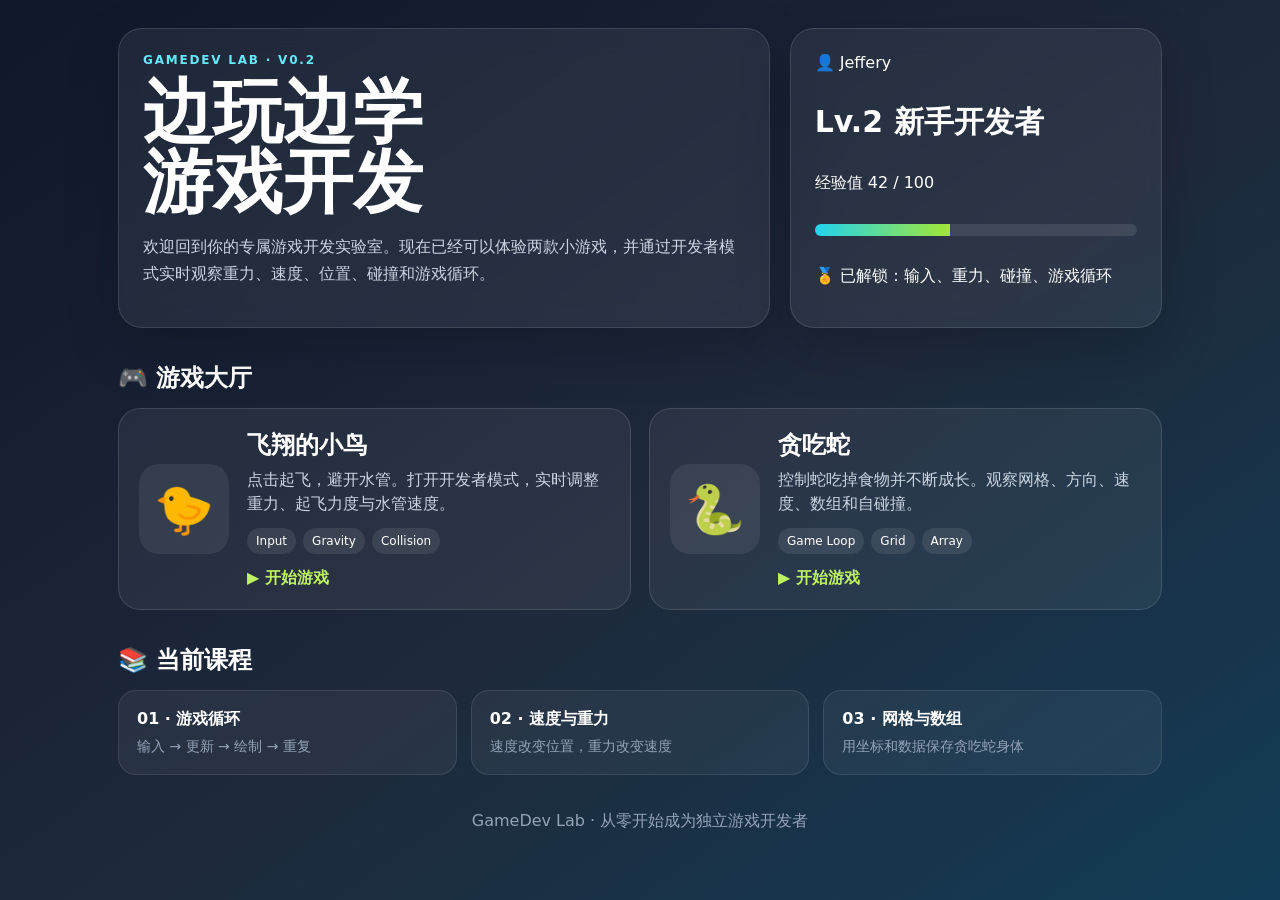
<file: index.html>
<!doctype html><html lang="zh-CN"><head><meta charset="utf-8"><meta name="viewport" content="width=device-width,initial-scale=1"><meta name="theme-color" content="#0f172a"><title>GameDev Lab 游戏开发实验室</title><style>*{box-sizing:border-box}body{margin:0;font-family:system-ui,"PingFang SC","Microsoft YaHei";background:linear-gradient(145deg,#0f172a,#1e293b 55%,#123c56);color:#fff;min-height:100vh}.shell{max-width:1080px;margin:auto;padding:28px 18px 60px}.hero{display:grid;grid-template-columns:1.4fr .8fr;gap:20px;align-items:stretch}.card{background:#ffffff10;border:1px solid #ffffff1f;backdrop-filter:blur(12px);border-radius:24px;padding:24px;box-shadow:0 20px 55px #0003}.eyebrow{color:#67e8f9;font-weight:800;letter-spacing:.15em;font-size:12px}h1{font-size:clamp(38px,7vw,70px);line-height:1;margin:10px 0 16px}.lead{color:#cbd5e1;line-height:1.7;max-width:650px}.profile{display:grid;gap:14px}.level{font-size:30px;font-weight:900}.bar{height:12px;background:#ffffff18;border-radius:99px;overflow:hidden}.bar span{display:block;width:42%;height:100%;background:linear-gradient(90deg,#22d3ee,#a3e635)}h2{margin:34px 0 14px}.games{display:grid;grid-template-columns:repeat(2,minmax(0,1fr));gap:18px}.game{display:grid;grid-template-columns:90px 1fr;gap:18px;align-items:center;text-decoration:none;color:inherit;background:#ffffff0f;border:1px solid #ffffff20;border-radius:22px;padding:20px;transition:.2s}.game:hover{transform:translateY(-4px);background:#ffffff18}.icon{display:grid;place-items:center;aspect-ratio:1;border-radius:20px;font-size:48px;background:#ffffff12}.game h3{margin:0 0 7px;font-size:24px}.game p{margin:0;color:#cbd5e1;line-height:1.5}.tags{display:flex;flex-wrap:wrap;gap:7px;margin-top:12px}.tag{font-size:12px;background:#ffffff16;border-radius:99px;padding:6px 9px}.play{display:inline-block;margin-top:14px;color:#bef264;font-weight:900}.learn{display:grid;grid-template-columns:repeat(3,1fr);gap:14px}.lesson{padding:18px;border-radius:18px;background:#ffffff0d;border:1px solid #ffffff18}.lesson b{display:block;margin-bottom:6px}.lesson span{color:#94a3b8;font-size:14px}footer{margin-top:36px;color:#94a3b8;text-align:center}@media(max-width:760px){.hero,.games,.learn{grid-template-columns:1fr}.profile{order:-1}.game{grid-template-columns:72px 1fr}.icon{font-size:38px}}</style></head><body><main class="shell"><section class="hero"><div class="card"><div class="eyebrow">GAMEDEV LAB · V0.2</div><h1>边玩边学<br>游戏开发</h1><p class="lead">欢迎回到你的专属游戏开发实验室。现在已经可以体验两款小游戏，并通过开发者模式实时观察重力、速度、位置、碰撞和游戏循环。</p></div><aside class="card profile"><div>👤 Jeffery</div><div class="level">Lv.2 新手开发者</div><div>经验值 42 / 100</div><div class="bar"><span></span></div><div>🏅 已解锁：输入、重力、碰撞、游戏循环</div></aside></section><h2>🎮 游戏大厅</h2><section class="games"><a class="game" href="games/flappy/index.html"><div class="icon">🐤</div><div><h3>飞翔的小鸟</h3><p>点击起飞，避开水管。打开开发者模式，实时调整重力、起飞力度与水管速度。</p><div class="tags"><span class="tag">Input</span><span class="tag">Gravity</span><span class="tag">Collision</span></div><span class="play">▶ 开始游戏</span></div></a><a class="game" href="games/snake/index.html"><div class="icon">🐍</div><div><h3>贪吃蛇</h3><p>控制蛇吃掉食物并不断成长。观察网格、方向、速度、数组和自碰撞。</p><div class="tags"><span class="tag">Game Loop</span><span class="tag">Grid</span><span class="tag">Array</span></div><span class="play">▶ 开始游戏</span></div></a></section><h2>📚 当前课程</h2><section class="learn"><div class="lesson"><b>01 · 游戏循环</b><span>输入 → 更新 → 绘制 → 重复</span></div><div class="lesson"><b>02 · 速度与重力</b><span>速度改变位置，重力改变速度</span></div><div class="lesson"><b>03 · 网格与数组</b><span>用坐标和数据保存贪吃蛇身体</span></div></section><footer>GameDev Lab · 从零开始成为独立游戏开发者</footer></main></body></html>
</file>
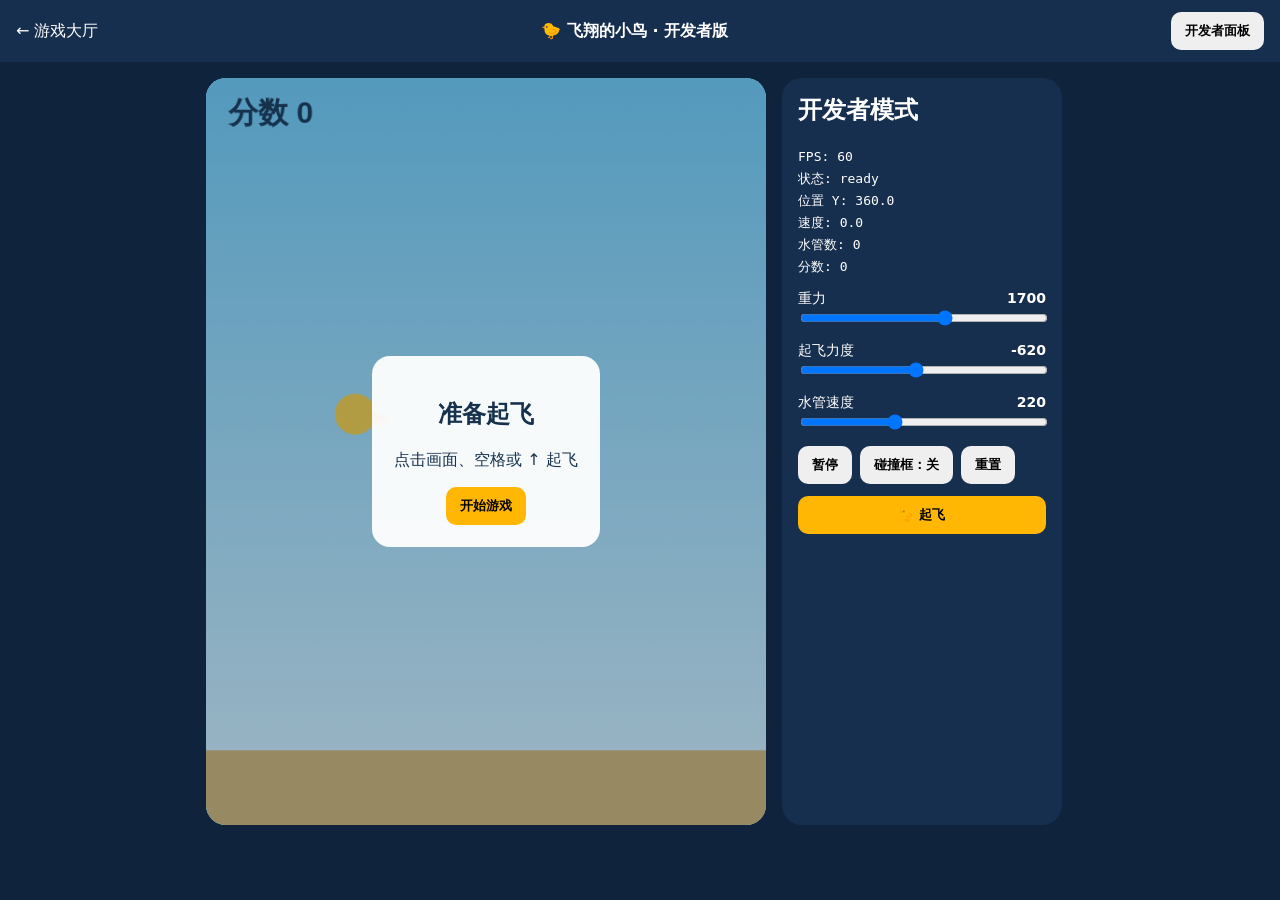
<file: games/flappy/index.html>
<!doctype html><html lang="zh-CN"><head><meta charset="utf-8"><meta name="viewport" content="width=device-width,initial-scale=1,user-scalable=no"><title>飞翔的小鸟·开发者版</title><style>*{box-sizing:border-box}body{margin:0;font-family:system-ui,"PingFang SC";background:#10233c;color:#fff;min-height:100vh}.top{display:flex;justify-content:space-between;align-items:center;padding:12px 16px;background:#172f4f}.top a{color:#fff;text-decoration:none}.layout{display:grid;grid-template-columns:minmax(0,560px) 280px;gap:16px;max-width:900px;margin:auto;padding:16px}.game{position:relative;background:#79d2f6;border-radius:20px;overflow:hidden;aspect-ratio:3/4}canvas{width:100%;height:100%;display:block}.panel{background:#172f4f;padding:16px;border-radius:20px}.panel h2{margin-top:0}.row{margin:12px 0}.row label{display:flex;justify-content:space-between;font-size:14px}.row input{width:100%}.buttons{display:flex;gap:8px;flex-wrap:wrap}button{border:0;border-radius:10px;padding:10px 14px;font-weight:700}.primary{background:#ffb703}.overlay{position:absolute;inset:0;display:grid;place-items:center;background:#17324d55}.card{background:#fffffff0;color:#17324d;text-align:center;padding:22px;border-radius:18px}.hidden{display:none}.stats{font:13px ui-monospace,monospace;line-height:1.7}.touch{display:flex;gap:10px;margin-top:12px}.touch button{flex:1}@media(max-width:760px){.layout{grid-template-columns:1fr}.panel{order:-1}.game{max-height:68vh;margin:auto}.panel .row{display:none}.panel.open .row{display:block}}</style></head><body><header class="top"><a href="../../index.html">← 游戏大厅</a><strong>🐤 飞翔的小鸟 · 开发者版</strong><button id="devToggle">开发者面板</button></header><main class="layout"><section class="game" id="game"><canvas id="c" width="600" height="800"></canvas><div class="overlay" id="overlay"><div class="card"><h2 id="title">准备起飞</h2><p id="msg">点击画面、空格或 ↑ 起飞</p><button class="primary" id="start">开始游戏</button></div></div></section><aside class="panel" id="panel"><h2>开发者模式</h2><div class="stats" id="stats"></div><div class="row"><label>重力 <b id="gravityOut">1700</b></label><input id="gravity" type="range" min="400" max="2600" value="1700"></div><div class="row"><label>起飞力度 <b id="flapOut">-620</b></label><input id="flap" type="range" min="-900" max="-300" value="-620"></div><div class="row"><label>水管速度 <b id="speedOut">220</b></label><input id="speed" type="range" min="100" max="420" value="220"></div><div class="buttons"><button id="pause">暂停</button><button id="hitbox">碰撞框：关</button><button id="reset">重置</button></div><div class="touch"><button id="fly" class="primary">🐤 起飞</button></div></aside></main><script>(()=>{const c=document.querySelector('#c'),x=c.getContext('2d'),overlay=document.querySelector('#overlay'),title=document.querySelector('#title'),msg=document.querySelector('#msg'),stats=document.querySelector('#stats');const bird={x:160,y:360,r:22,v:0};let pipes=[],score=0,state='ready',last=performance.now(),spawn=0,showHit=false,fps=0,frames=0,fpsClock=0;const cfg={gravity:1700,flap:-620,speed:220,gap:210};function reset(){bird.y=360;bird.v=0;pipes=[];score=0;spawn=0}function start(){reset();state='play';overlay.classList.add('hidden');flap()}function flap(){if(state==='ready'||state==='over')return start();if(state==='play')bird.v=cfg.flap}function end(){state='over';title.textContent='游戏结束';msg.textContent=`得分 ${score}`;document.querySelector('#start').textContent='重新开始';overlay.classList.remove('hidden')}function addPipe(){const top=100+Math.random()*330;pipes.push({x:620,top,w:82,scored:false})}function collision(p){return bird.x+bird.r>p.x&&bird.x-bird.r<p.x+p.w&&(bird.y-bird.r<p.top||bird.y+bird.r>p.top+cfg.gap)}function update(dt){if(state!=='play')return;bird.v+=cfg.gravity*dt;bird.y+=bird.v*dt;spawn+=dt;if(spawn>1.5){spawn=0;addPipe()}for(const p of pipes){p.x-=cfg.speed*dt;if(!p.scored&&p.x+p.w<bird.x){p.scored=true;score++}if(collision(p))end()}pipes=pipes.filter(p=>p.x>-120);if(bird.y-bird.r<0||bird.y+bird.r>720)end()}function draw(){let g=x.createLinearGradient(0,0,0,800);g.addColorStop(0,'#73cef5');g.addColorStop(1,'#e2f8ff');x.fillStyle=g;x.fillRect(0,0,600,800);x.fillStyle='#55b84a';for(const p of pipes){x.fillRect(p.x,0,p.w,p.top);x.fillRect(p.x,p.top+cfg.gap,p.w,720-p.top-cfg.gap)}x.fillStyle='#d7b56d';x.fillRect(0,720,600,80);x.save();x.translate(bird.x,bird.y);x.fillStyle='#ffd23f';x.beginPath();x.arc(0,0,bird.r,0,Math.PI*2);x.fill();x.fillStyle='#ff7b00';x.beginPath();x.moveTo(18,-3);x.lineTo(38,5);x.lineTo(18,12);x.fill();x.restore();if(showHit){x.strokeStyle='red';x.lineWidth=3;x.strokeRect(bird.x-bird.r,bird.y-bird.r,bird.r*2,bird.r*2);for(const p of pipes){x.strokeRect(p.x,0,p.w,p.top);x.strokeRect(p.x,p.top+cfg.gap,p.w,720-p.top-cfg.gap)}}x.fillStyle='#17324d';x.font='bold 32px sans-serif';x.fillText(`分数 ${score}`,24,48)}function loop(t){const dt=Math.min((t-last)/1000,.033);last=t;frames++;fpsClock+=dt;if(fpsClock>=.5){fps=Math.round(frames/fpsClock);frames=0;fpsClock=0}update(dt);draw();stats.innerHTML=`FPS: ${fps}<br>状态: ${state}<br>位置 Y: ${bird.y.toFixed(1)}<br>速度: ${bird.v.toFixed(1)}<br>水管数: ${pipes.length}<br>分数: ${score}`;requestAnimationFrame(loop)}['gravity','flap','speed'].forEach(id=>{const el=document.querySelector('#'+id),out=document.querySelector('#'+id+'Out');el.oninput=()=>{cfg[id]=Number(el.value);out.textContent=el.value}});document.querySelector('#start').onclick=start;document.querySelector('#fly').onclick=flap;c.onpointerdown=flap;window.onkeydown=e=>{if(e.code==='Space'||e.code==='ArrowUp'){e.preventDefault();flap()}};document.querySelector('#pause').onclick=()=>{state=state==='play'?'pause':state==='pause'?'play':state};document.querySelector('#hitbox').onclick=e=>{showHit=!showHit;e.target.textContent='碰撞框：'+(showHit?'开':'关')};document.querySelector('#reset').onclick=()=>{state='ready';reset();overlay.classList.remove('hidden')};document.querySelector('#devToggle').onclick=()=>document.querySelector('#panel').classList.toggle('open');requestAnimationFrame(loop)})();</script></body></html>
</file>
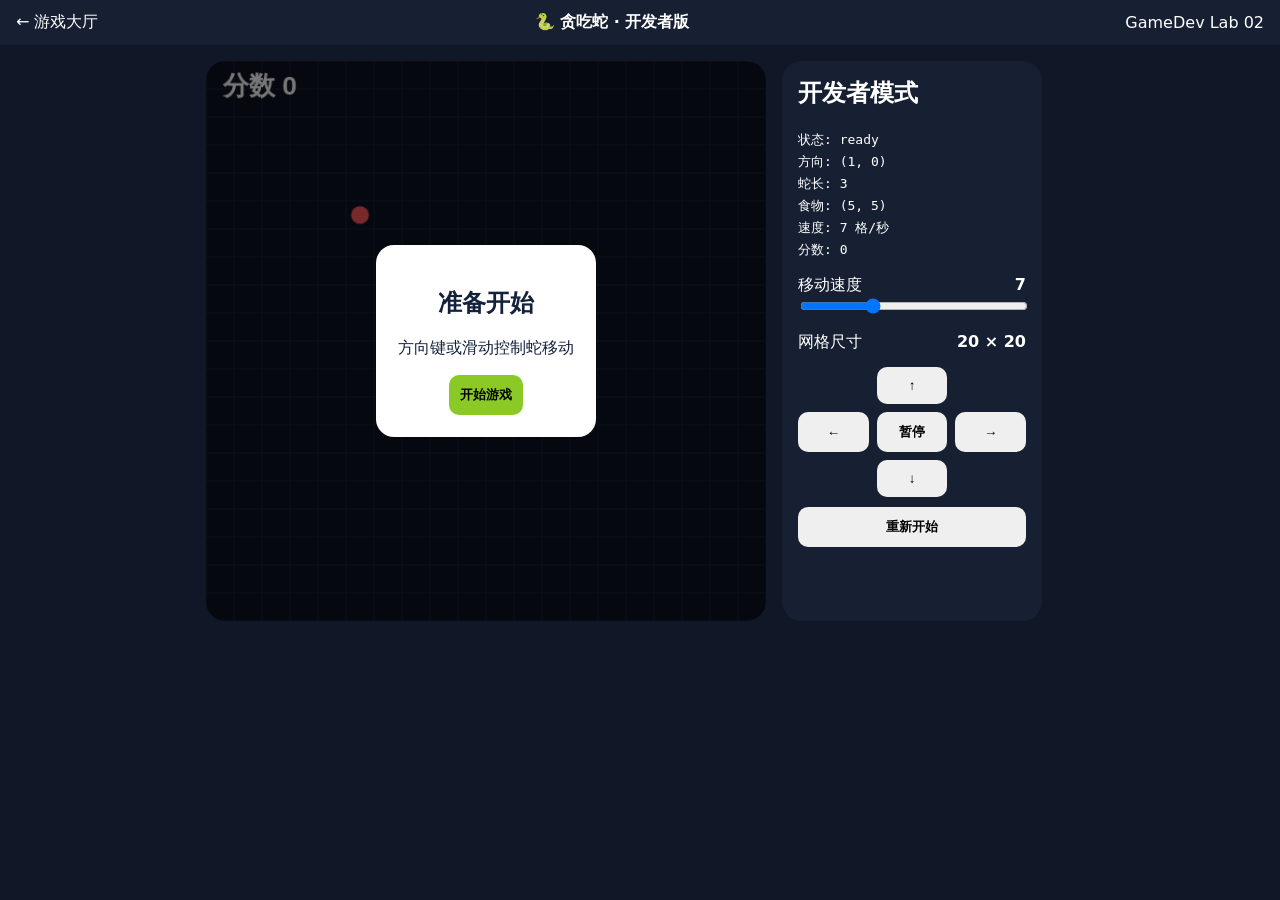
<file: games/snake/index.html>
<!doctype html><html lang="zh-CN"><head><meta charset="utf-8"><meta name="viewport" content="width=device-width,initial-scale=1,user-scalable=no"><title>贪吃蛇·开发者版</title><style>*{box-sizing:border-box}body{margin:0;font-family:system-ui,"PingFang SC";background:#101827;color:#fff;min-height:100vh}.top{display:flex;justify-content:space-between;align-items:center;padding:12px 16px;background:#172033}.top a{color:#fff;text-decoration:none}.wrap{display:grid;grid-template-columns:minmax(0,560px) 260px;gap:16px;max-width:900px;margin:auto;padding:16px}.board{position:relative;background:#0b1220;border-radius:20px;overflow:hidden;aspect-ratio:1}.board canvas{width:100%;height:100%;display:block}.panel{background:#172033;border-radius:20px;padding:16px}.panel h2{margin-top:0}.stats{font:13px ui-monospace,monospace;line-height:1.7}.row{margin:14px 0}.row label{display:flex;justify-content:space-between}.row input{width:100%}.buttons{display:grid;grid-template-columns:repeat(3,1fr);gap:8px;margin-top:12px}button{border:0;border-radius:10px;padding:11px;font-weight:800}.primary{background:#8ac926}.overlay{position:absolute;inset:0;display:grid;place-items:center;background:#0008}.card{background:#fff;color:#14213d;padding:22px;border-radius:18px;text-align:center}.hidden{display:none}@media(max-width:760px){.wrap{grid-template-columns:1fr}.panel{order:-1}.row{display:none}}</style></head><body><header class="top"><a href="../../index.html">← 游戏大厅</a><strong>🐍 贪吃蛇 · 开发者版</strong><span>GameDev Lab 02</span></header><main class="wrap"><section class="board"><canvas id="c" width="600" height="600"></canvas><div class="overlay" id="overlay"><div class="card"><h2 id="title">准备开始</h2><p id="msg">方向键或滑动控制蛇移动</p><button class="primary" id="start">开始游戏</button></div></div></section><aside class="panel"><h2>开发者模式</h2><div class="stats" id="stats"></div><div class="row"><label>移动速度 <b id="speedOut">7</b></label><input id="speed" type="range" min="3" max="16" value="7"></div><div class="row"><label>网格尺寸 <b>20 × 20</b></label></div><div class="buttons"><span></span><button data-dir="up">↑</button><span></span><button data-dir="left">←</button><button id="pause">暂停</button><button data-dir="right">→</button><span></span><button data-dir="down">↓</button><span></span></div><button id="reset" style="width:100%;margin-top:10px">重新开始</button></aside></main><script>(()=>{const c=document.querySelector('#c'),x=c.getContext('2d'),overlay=document.querySelector('#overlay'),stats=document.querySelector('#stats');const n=20,size=c.width/n;let snake,food,dir,nextDir,state='ready',score=0,last=0,acc=0,speed=7;function randomFood(){do{food={x:Math.floor(Math.random()*n),y:Math.floor(Math.random()*n)}}while(snake.some(s=>s.x===food.x&&s.y===food.y))}function reset(){snake=[{x:10,y:10},{x:9,y:10},{x:8,y:10}];dir={x:1,y:0};nextDir=dir;score=0;randomFood()}function start(){reset();state='play';overlay.classList.add('hidden')}function end(){state='over';document.querySelector('#title').textContent='游戏结束';document.querySelector('#msg').textContent=`得分 ${score} · 长度 ${snake.length}`;document.querySelector('#start').textContent='重新开始';overlay.classList.remove('hidden')}function setDir(name){const map={up:{x:0,y:-1},down:{x:0,y:1},left:{x:-1,y:0},right:{x:1,y:0}},d=map[name];if(d.x+dir.x!==0||d.y+dir.y!==0)nextDir=d}function step(){dir=nextDir;const h={x:snake[0].x+dir.x,y:snake[0].y+dir.y};if(h.x<0||h.y<0||h.x>=n||h.y>=n||snake.some(s=>s.x===h.x&&s.y===h.y))return end();snake.unshift(h);if(h.x===food.x&&h.y===food.y){score++;randomFood()}else snake.pop()}function update(dt){if(state!=='play')return;acc+=dt;if(acc>=1/speed){acc=0;step()}}function draw(){x.fillStyle='#0b1220';x.fillRect(0,0,c.width,c.height);x.strokeStyle='#18243a';x.lineWidth=1;for(let i=0;i<=n;i++){x.beginPath();x.moveTo(i*size,0);x.lineTo(i*size,c.height);x.stroke();x.beginPath();x.moveTo(0,i*size);x.lineTo(c.width,i*size);x.stroke()}x.fillStyle='#ff595e';x.beginPath();x.arc((food.x+.5)*size,(food.y+.5)*size,size*.32,0,Math.PI*2);x.fill();snake.forEach((s,i)=>{x.fillStyle=i===0?'#c7f464':'#8ac926';x.fillRect(s.x*size+2,s.y*size+2,size-4,size-4)});x.fillStyle='#fff';x.font='bold 28px sans-serif';x.fillText(`分数 ${score}`,18,36)}function loop(t){const dt=Math.min((t-last)/1000||0,.05);last=t;update(dt);draw();stats.innerHTML=`状态: ${state}<br>方向: (${dir.x}, ${dir.y})<br>蛇长: ${snake.length}<br>食物: (${food.x}, ${food.y})<br>速度: ${speed} 格/秒<br>分数: ${score}`;requestAnimationFrame(loop)}document.querySelector('#start').onclick=start;document.querySelector('#reset').onclick=start;document.querySelector('#pause').onclick=()=>state=state==='play'?'pause':state==='pause'?'play':state;document.querySelectorAll('[data-dir]').forEach(b=>b.onclick=()=>setDir(b.dataset.dir));document.querySelector('#speed').oninput=e=>{speed=Number(e.target.value);document.querySelector('#speedOut').textContent=speed};window.onkeydown=e=>{const m={ArrowUp:'up',ArrowDown:'down',ArrowLeft:'left',ArrowRight:'right'};if(m[e.code]){e.preventDefault();setDir(m[e.code])}};let sx=0,sy=0;c.addEventListener('pointerdown',e=>{sx=e.clientX;sy=e.clientY});c.addEventListener('pointerup',e=>{const dx=e.clientX-sx,dy=e.clientY-sy;if(Math.max(Math.abs(dx),Math.abs(dy))<20)return;if(Math.abs(dx)>Math.abs(dy))setDir(dx>0?'right':'left');else setDir(dy>0?'down':'up')});reset();requestAnimationFrame(loop)})();</script></body></html>
</file>
